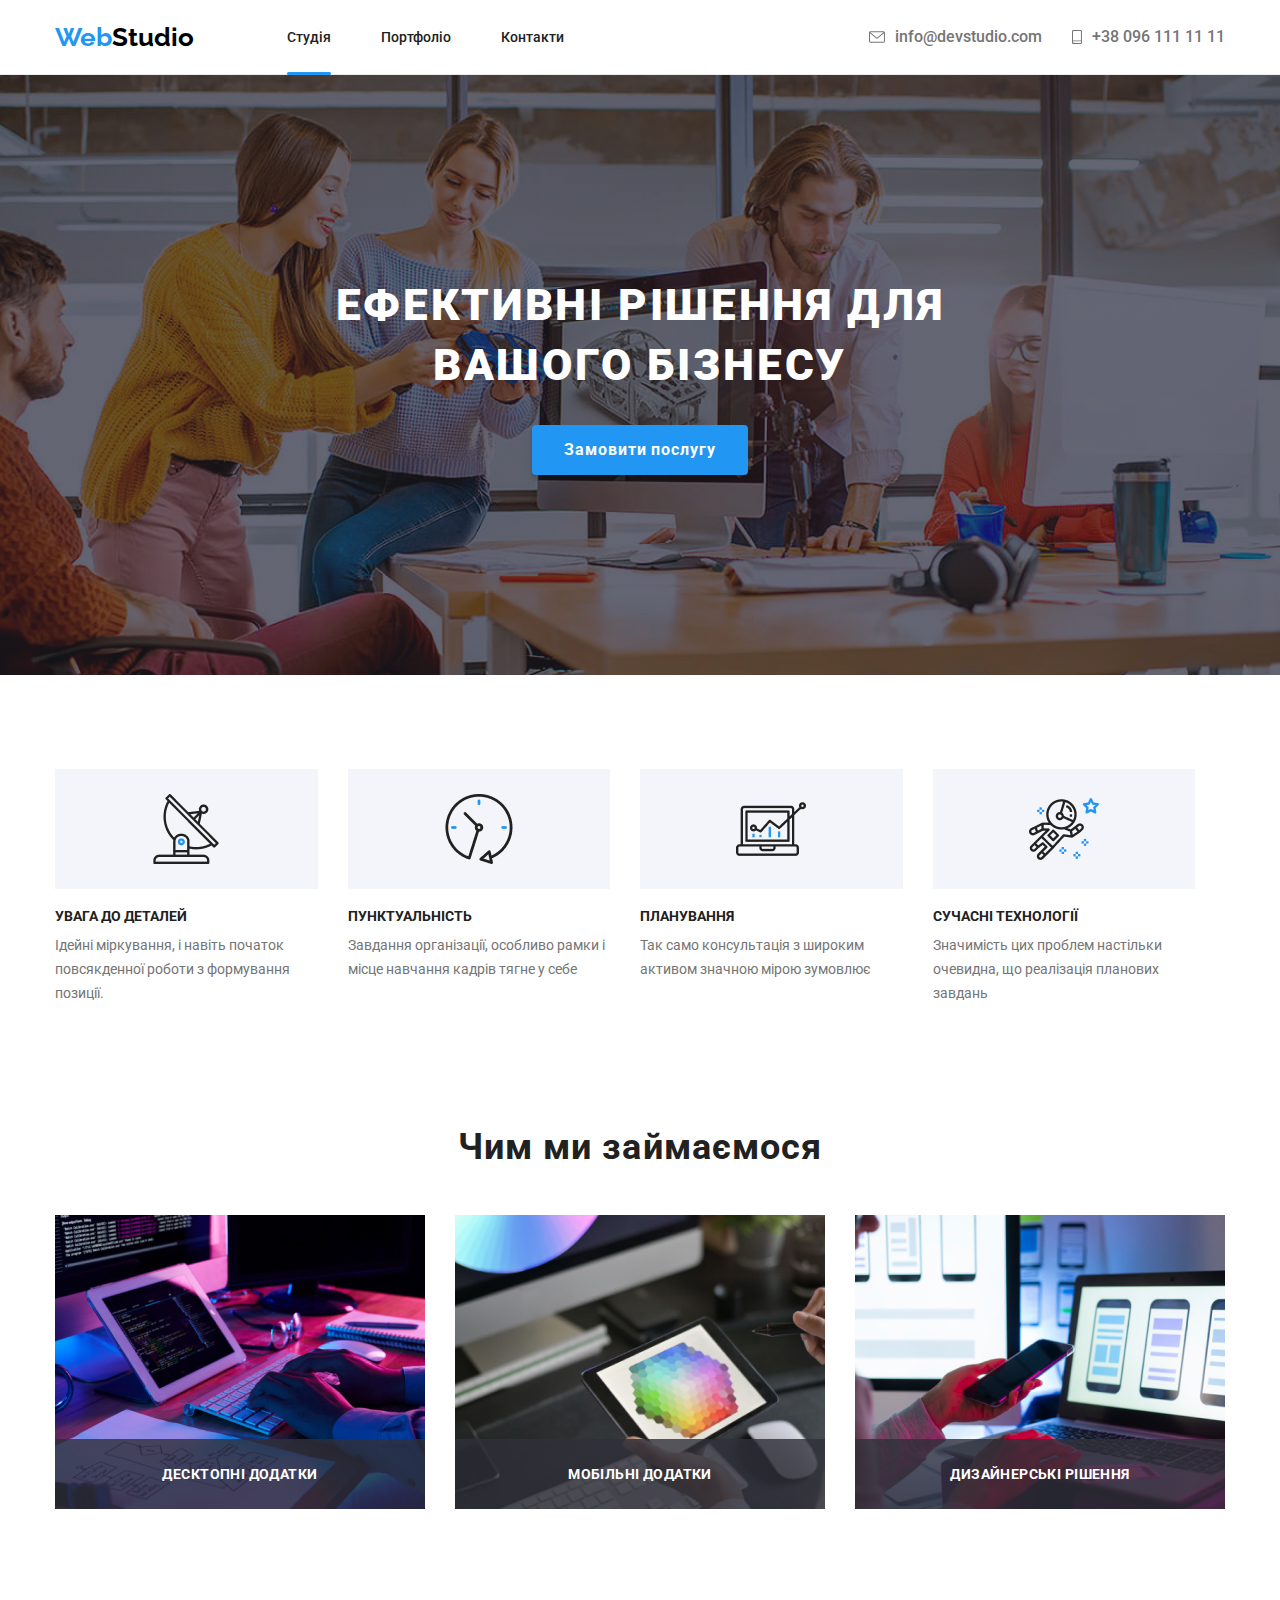
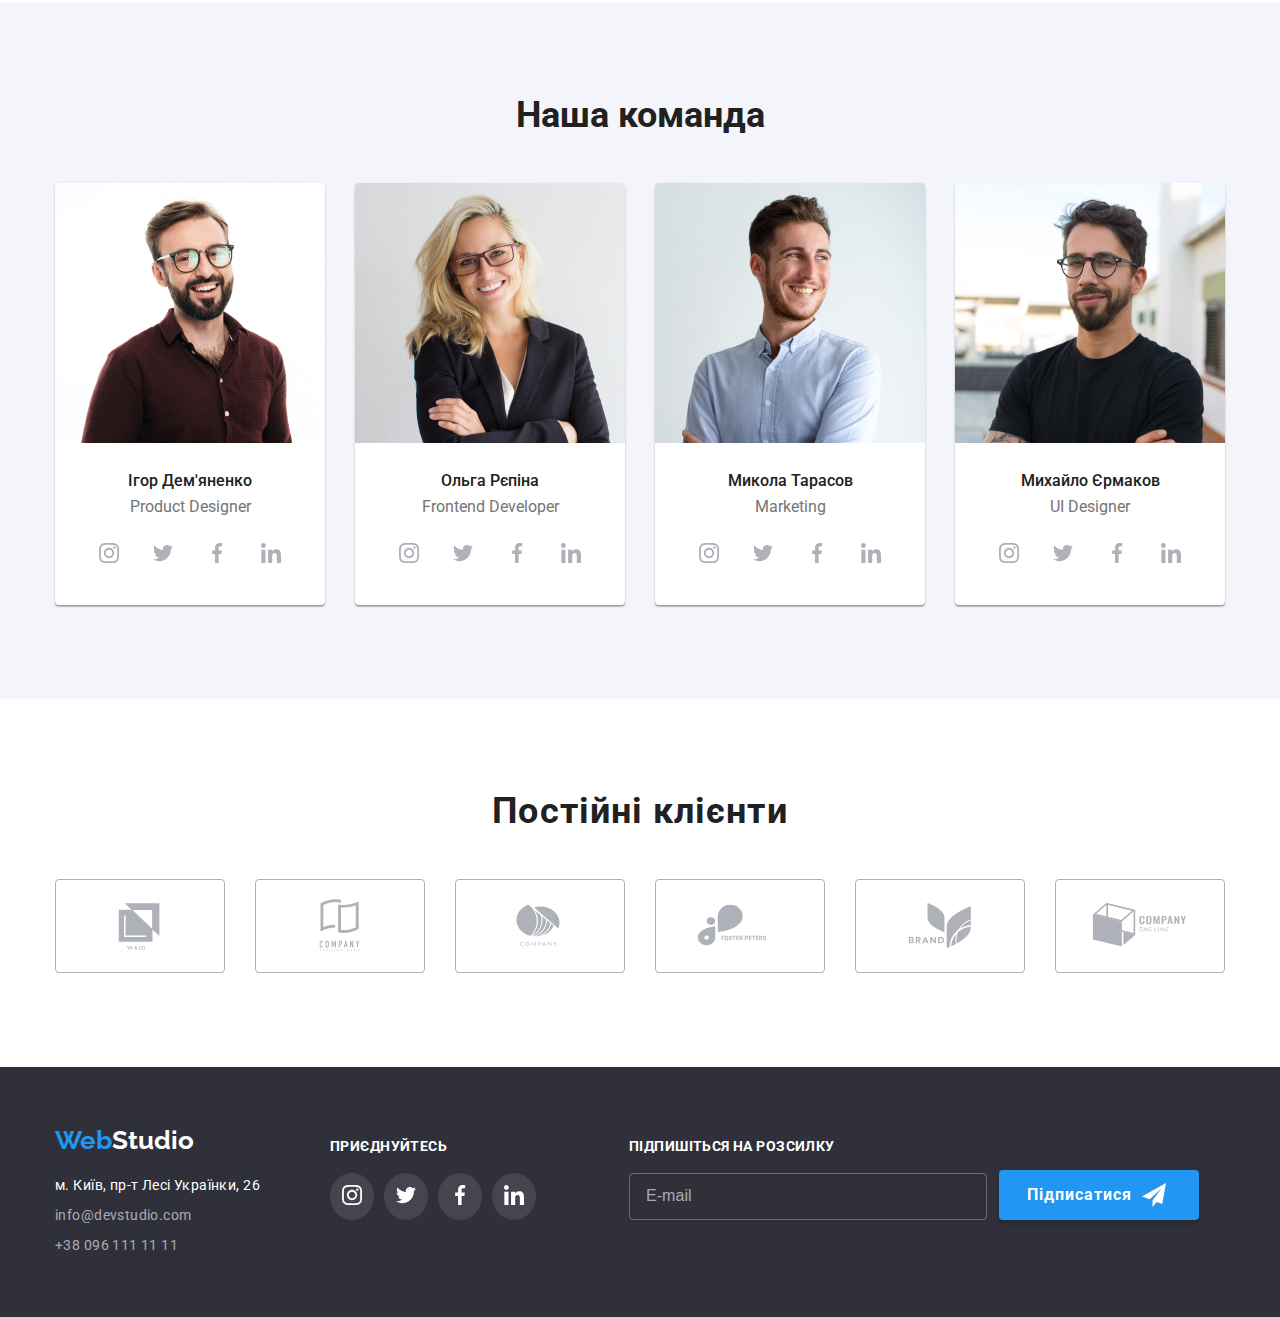
<file: index.html>
<!DOCTYPE html>
<html lang="en">
	<head>
		<meta charset="UTF-8" />
		<meta name="viewport" content="width=device-width, initial-scale=1.0" />
		<link rel="preconnect" href="https://fonts.googleapis.com" />
		<link rel="preconnect" href="https://fonts.gstatic.com" crossorigin />
		<link
			href="https://fonts.googleapis.com/css2?family=Raleway:ital,wght@0,100..900;1,100..900&family=Roboto:ital,wght@0,100..900;1,100..900&display=swap"
			rel="stylesheet"
		/>
		<link rel="stylesheet" href="./css/main.css" />
		<title>Web Studio</title>
	</head>
	<body>
		<header class="header">
			<div class="header__container container">
				<a href="#" class="header__logo logo">
					<span class="logo-accent">Web</span> Studio
				</a>
				<nav class="header__nav">
					<ul class="header__list">
						<li class="header__item active">
							<a href="#" class="header__link">Студія</a>
						</li>
						<li class="header__item">
							<a href="portfolio.html" class="header__link">Портфоліо</a>
						</li>
						<li class="header__item">
							<a href="#" class="header__link">Контакти</a>
						</li>
					</ul>
					<ul class="header__contacts">
						<li class="header__contacts-item">
							<a href="mailto:@devstudio.com" class="header__contacts-link">
								<svg class="header__mail-icon">
									<use href="./images/symbol-defs.svg#icon-envelope"></use>
								</svg>
								info@devstudio.com
							</a>
						</li>
						<li class="header__contacts-item">
							<a href="tel:+380961111111" class="header__contacts-link">
								<svg class="header__phone-icon">
									<use href="./images/symbol-defs.svg#icon-mobile-phone"></use>
								</svg>
								+38 096 111 11 11
							</a>
						</li>
					</ul>
				</nav>
				<button
					type="button"
					class="header__menu"
					data-mobile-toggle
					aria-label="Toggle menu"
				>
					<svg class="header__menu-icon" width="40px" height="40px">
						<use href="./images/symbol-defs.svg#icon-menu"></use>
					</svg>
				</button>
				<div class="mobile-menu modal is-hidden" data-mobile-menu>
					<button
						type="button"
						class="mobile-menu__close"
						data-mobile-close
						aria-label="Close menu"
					>
						<svg class="mobile-menu__close-icon">
							<use href="./images/symbol-defs.svg#icon-cross"></use>
						</svg>
					</button>

					<ul class="mobile-menu__list">
						<li class="mobile-menu__item">
							<a href="index.html" class="mobile-menu__link">Студія</a>
						</li>
						<li class="mobile-menu__item">
							<a href="portfolio.html" class="mobile-menu__link">Портфоліо</a>
						</li>
						<li class="mobile-menu__item">
							<a href="#" class="mobile-menu__link">Контакти</a>
						</li>
					</ul>

					<ul class="mobile-menu__contact-list">
						<li class="mobile-menu__contact-item">
							<a href="tel:+380961111111" class="mobile-menu__contact-number"
								>+38 096 111 11 11</a
							>
						</li>
						<li class="mobile-menu__contact-item">
							<a
								href="mailto:info@devstudio.com"
								class="mobile-menu__contact-email"
								>info@devstudio.com</a
							>
						</li>
					</ul>

					<ul class="mobile-menu__social-list">
						<li class="mobile-menu__social-item">
							<p class="mobile-menu__social-name">Instagram</p>
						</li>
						<li class="mobile-menu__social-item">
							<p class="mobile-menu__social-name">Twitter</p>
						</li>
						<li class="mobile-menu__social-item">
							<p class="mobile-menu__social-name">Facebook</p>
						</li>
						<li class="mobile-menu__social-item">
							<p class="mobile-menu__social-name">LinkedIn</p>
						</li>
					</ul>
				</div>
			</div>
		</header>
		<main>
			<section class="hero">
				<h1 class="hero__title">ЕФЕКТИВНІ РІШЕННЯ ДЛЯ<br />ВАШОГО БІЗНЕСУ</h1>
				<button type="button" class="hero__btn" data-modal-open>
					Замовити послугу
				</button>
				<div class="modal-overlay modal-overlay--hidden" data-modal>
					<div class="modal-window modal-window--visible">
						<button
							type="button"
							class="modal-window__close-btn"
							data-modal-close
						>
							<svg class="modal-window__close-icon">
								<use href="./images/symbol-defs.svg#icon-cross"></use>
							</svg>
						</button>

						<h2 class="modal-window__title">
							Залиште свої дані, ми вам передзвонимо
						</h2>

						<form class="modal-form">
							<p class="modal-form__label-text">Ім'я</p>
							<label class="modal-form__field">
								<svg class="modal-form__icon">
									<use href="./images/symbol-defs.svg#icon-username"></use>
								</svg>
								<input class="modal-form__input" type="text" name="Name" />
							</label>

							<p class="modal-form__label-text">Телефон</p>
							<label class="modal-form__field">
								<svg class="modal-form__icon">
									<use href="../images/symbol-defs.svg#icon-phone ../"></use>
								</svg>
								<input class="modal-form__input" type="tel" name="tel" />
							</label>

							<p class="modal-form__label-text">Пошта</p>
							<label class="modal-form__field">
								<svg class="modal-form__icon">
									<use href="./images/symbol-defs.svg#icon-mail"></use>
								</svg>
								<input class="modal-form__input" type="email" name="email" />
							</label>

							<p class="modal-form__label-text">Коментар</p>
							<label class="modal-form__comment-field">
								<textarea
									class="modal-form__textarea"
									name="comment"
								></textarea>
							</label>

							<label class="modal-form__checkbox">
								<input type="checkbox" />
								Погоджуюся з розсилкою та приймаю
								<span class="modal-form__contract-link">Умови договору</span>
							</label>

							<button class="modal-form__submit" type="submit">
								Відправити
							</button>
						</form>
					</div>
				</div>
			</section>
			<section class="details">
				<div class="details__container container">
					<ul class="details__list">
						<li class="details__item">
							<article class="details-card">
								<h3 class="details-card__title details-card__title--attention">
									Увага до деталей
								</h3>
								<p class="details-card__description">
									Ідейні міркування, і навіть початок повсякденної роботи з
									формування позиції.
								</p>
							</article>
						</li>

						<li class="details__item">
							<article class="details-card">
								<h3
									class="details-card__title details-card__title--punctuality"
								>
									Пунктуальність
								</h3>
								<p class="details-card__description">
									Завдання організації, особливо рамки і місце навчання кадрів
									тягне у себе
								</p>
							</article>
						</li>

						<li class="details__item">
							<article class="details-card">
								<h3 class="details-card__title details-card__title--planning">
									Планування
								</h3>
								<p class="details-card__description">
									Так само консультація з широким активом значною мірою зумовлює
								</p>
							</article>
						</li>

						<li class="details__item">
							<article class="details-card">
								<h3 class="details-card__title details-card__title--tech">
									Сучасні технології
								</h3>
								<p class="details-card__description">
									Значимість цих проблем настільки очевидна, що реалізація
									планових завдань
								</p>
							</article>
						</li>
					</ul>
				</div>
			</section>
			<section class="doing">
				<div class="container doing__container">
					<h2 class="doing__title" data-aos="fade-up">Чим ми займаємося</h2>
					<ul class="doing__list">
						<li class="doing__item" data-aos="zoom-out-right">
							<div class="doing__overlay">
								<p class="doing__description">Десктопні додатки</p>
							</div>
							<img
								src="./images/desktop/job1.jpg"
								alt="Person Doing Job 1"
								class="doing__image"
							/>
						</li>
						<li class="doing__item" data-aos="zoom-in-up">
							<div class="doing__overlay">
								<p class="doing__description">Мобільні додатки</p>
							</div>
							<img
								src="./images/desktop/job2.jpg"
								alt="Person Doing Job 2 "
								class="doing__image"
							/>
						</li>
						<li class="doing__item" data-aos="zoom-out-left">
							<div class="doing__overlay">
								<p class="doing__description">Дизайнерські рішення</p>
							</div>
							<img
								src="./images/desktop/job3.jpg"
								alt="Person Doing Job 3"
								class="doing__image"
							/>
						</li>
					</ul>
				</div>
			</section>
			<section class="team">
				<div class="team__container container">
					<h2 class="team__title">Наша команда</h2>

					<ul class="team__list">
						<li class="team__item">
							<picture class="team__picture">
								<source
									media="(min-width: 1200px)"
									srcset="
										./images/desktop/teamimg1-desktop.jpg       1x,
										./images/desktop-2x/teamimg1-desktop-2x.jpg 2x
									"
								/>
								<source
									media="(min-width: 768px)"
									srcset="
										./images/tablet/teamimg1-tablet.jpg       1x,
										./images/tablet-2x/teamimg1-tablet-2x.jpg 2x
									"
								/>
								<img
									src="./images/mobile/teamimg1-mobile.jpg"
									alt="Наша команда"
									class="team__image"
								/>
							</picture>

							<h4 class="team__name">Ігор Дем'яненко</h4>
							<p class="team__role">Product Designer</p>

							<ul class="team__social-list">
								<li class="team__social-item">
									<svg class="team__social-icon">
										<use href="./images/symbol-defs.svg#icon-instagram"></use>
									</svg>
								</li>
								<li class="team__social-item">
									<svg class="team__social-icon">
										<use href="./images/symbol-defs.svg#icon-twitter"></use>
									</svg>
								</li>
								<li class="team__social-item">
									<svg class="team__social-icon">
										<use href="./images/symbol-defs.svg#icon-facebook"></use>
									</svg>
								</li>
								<li class="team__social-item">
									<svg class="team__social-icon">
										<use href="./images/symbol-defs.svg#icon-linkedin"></use>
									</svg>
								</li>
							</ul>
						</li>

						<li class="team__item">
							<picture class="team__picture">
								<source
									media="(min-width: 1200px)"
									srcset="
										./images/desktop/teamimg2-desktop.jpg       1x,
										./images/desktop-2x/teamimg2-desktop-2x.jpg 2x
									"
								/>
								<source
									media="(min-width: 768px)"
									srcset="
										./images/tablet/teamimg2-tablet.jpg       1x,
										./images/tablet-2x/teamimg2-tablet-2x.jpg 2x
									"
								/>
								<img
									src="./images/mobile/teamimg2-mobile.jpg"
									alt="Наша команда"
									class="team__image"
								/>
							</picture>

							<h4 class="team__name">Ольга Рєпіна</h4>
							<p class="team__role">Frontend Developer</p>

							<ul class="team__social-list">
								<li class="team__social-item">
									<svg class="team__social-icon">
										<use href="./images/symbol-defs.svg#icon-instagram"></use>
									</svg>
								</li>
								<li class="team__social-item">
									<svg class="team__social-icon">
										<use href="./images/symbol-defs.svg#icon-twitter"></use>
									</svg>
								</li>
								<li class="team__social-item">
									<svg class="team__social-icon">
										<use href="./images/symbol-defs.svg#icon-facebook"></use>
									</svg>
								</li>
								<li class="team__social-item">
									<svg class="team__social-icon">
										<use href="./images/symbol-defs.svg#icon-linkedin"></use>
									</svg>
								</li>
							</ul>
						</li>

						<li class="team__item">
							<picture class="team__picture">
								<source
									media="(min-width: 1200px)"
									srcset="
										./images/desktop/teamimg3-desktop.jpg       1x,
										./images/desktop-2x/teamimg3-desktop-2x.jpg 2x
									"
								/>
								<source
									media="(min-width: 768px)"
									srcset="
										./images/tablet/teamimg3-tablet.jpg       1x,
										./images/tablet-2x/teamimg3-tablet-2x.jpg 2x
									"
								/>
								<img
									src="./images/mobile/teamimg3-mobile.jpg"
									alt="Наша команда"
									class="team__image"
								/>
							</picture>

							<h4 class="team__name">Микола Тарасов</h4>
							<p class="team__role">Marketing</p>

							<ul class="team__social-list">
								<li class="team__social-item">
									<svg class="team__social-icon">
										<use href="./images/symbol-defs.svg#icon-instagram"></use>
									</svg>
								</li>
								<li class="team__social-item">
									<svg class="team__social-icon">
										<use href="./images/symbol-defs.svg#icon-twitter"></use>
									</svg>
								</li>
								<li class="team__social-item">
									<svg class="team__social-icon">
										<use href="./images/symbol-defs.svg#icon-facebook"></use>
									</svg>
								</li>
								<li class="team__social-item">
									<svg class="team__social-icon">
										<use href="./images/symbol-defs.svg#icon-linkedin"></use>
									</svg>
								</li>
							</ul>
						</li>

						<li class="team__item">
							<picture class="team__picture">
								<source
									media="(min-width: 1200px)"
									srcset="
										./images/desktop/teamimg4-desktop.jpg       1x,
										./images/desktop-2x/teamimg4-desktop-2x.jpg 2x
									"
								/>
								<source
									media="(min-width: 768px)"
									srcset="
										./images/tablet/teamimg4-tablet.jpg       1x,
										./images/tablet-2x/teamimg4-tablet-2x.jpg 2x
									"
								/>
								<img
									src="./images/mobile/teamimg4-mobile.jpg"
									alt="Наша команда"
									class="team__image"
								/>
							</picture>

							<h4 class="team__name">Михайло Єрмаков</h4>
							<p class="team__role">UI Designer</p>

							<ul class="team__social-list">
								<li class="team__social-item">
									<svg class="team__social-icon">
										<use href="./images/symbol-defs.svg#icon-instagram"></use>
									</svg>
								</li>
								<li class="team__social-item">
									<svg class="team__social-icon">
										<use href="./images/symbol-defs.svg#icon-twitter"></use>
									</svg>
								</li>
								<li class="team__social-item">
									<svg class="team__social-icon">
										<use href="./images/symbol-defs.svg#icon-facebook"></use>
									</svg>
								</li>
								<li class="team__social-item">
									<svg class="team__social-icon">
										<use href="./images/symbol-defs.svg#icon-linkedin"></use>
									</svg>
								</li>
							</ul>
						</li>
					</ul>
				</div>
			</section>
			<section class="our-clients">
				<div class="container">
					<h2 class="our-clients__title">Постійні клієнти</h2>
					<ul class="our-clients__list">
						<li class="our-clients__item">
							<a href="" class="our-clients__link"
								><svg class="our-clients__icon">
									<use
										href="./images/symbol-defs.svg#icon-first-client"
									></use></svg
							></a>
						</li>
						<li class="our-lients__item">
							<a href="" class="our-clients__link"
								><svg class="our-clients__icon">
									<use
										href="./images/symbol-defs.svg#icon-second-client"
									></use></svg
							></a>
						</li>
						<li class="our-clients__item">
							<a href="" class="our-clients__link"
								><svg class="our-clients__icon">
									<use
										href="./images/symbol-defs.svg#icon-third-client"
									></use></svg
							></a>
						</li>
						<li class="our-clients__item">
							<a href="" class="our-clients__link"
								><svg class="our-clients__icon">
									<use
										href="./images/symbol-defs.svg#icon-fourth-client"
									></use></svg
							></a>
						</li>
						<li class="our-clients__item">
							<a href="" class="our-clients__link"
								><svg class="our-clients__icon">
									<use
										href="./images/symbol-defs.svg#icon-fifth-client"
									></use></svg
							></a>
						</li>
						<li class="our-clients__item">
							<a href="" class="our-clients__link"
								><svg class="our-clients__icon">
									<use
										href="./images/symbol-defs.svg#icon-sixth-client"
									></use></svg
							></a>
						</li>
					</ul>
				</div>
			</section>
		</main>
		<footer class="footer">
			<div class="container footer__container">
				<div class="footer-left">
					<div class="footer__address-wrapper">
						<a href="index.html" class="footer__logo"
							><span class="footer__logo-span">Web</span>Studio</a
						>
						<address class="footer__address">
							<ul class="footer__address-list">
								<li class="footer__address-item">
									<a
										href="https://goo.gl/maps/LNZbK8tX5sq8bWxk8"
										class="footer__address-link footer__address--add"
										>м. Київ, пр-т Лесі Українки, 26</a
									>
								</li>
								<li class="footer__address-item">
									<a href="mailto:@devstudio.com" class="footer__address-link"
										>info@devstudio.com</a
									>
								</li>
								<li class="footer__address-item">
									<a href="tel:+380961111111" class="footer__address-link"
										>+38 096 111 11 11</a
									>
								</li>
							</ul>
						</address>
					</div>
					<div class="footer__wrapper">
						<h3 class="footer__list-title">ПРИЄДНУЙТЕСЬ</h3>
						<ul class="footer__list">
							<li class="footer__list-item">
								<a href="" class="footer__list-link animation"
									><svg class="footer__list-icon">
										<use
											href="./images/symbol-defs.svg#icon-instagram"
										></use></svg
								></a>
							</li>
							<li class="footer__list-item">
								<a href="" class="footer__list-link animation"
									><svg class="footer__list-icon">
										<use
											href="./images/symbol-defs.svg#icon-twitter"
										></use></svg
								></a>
							</li>
							<li class="footer__list-item">
								<a href="" class="footer__list-link animation"
									><svg class="footer__list-icon">
										<use
											href="./images/symbol-defs.svg#icon-facebook"
										></use></svg
								></a>
							</li>
							<li class="footer__list-item">
								<a href="" class="footer__list-link animation"
									><svg class="footer__list-icon">
										<use
											href="./images/symbol-defs.svg#icon-linkedin"
										></use></svg
								></a>
							</li>
						</ul>
					</div>
				</div>
				<div class="footer__form-wrapper">
					<form class="footer__form">
						<label class="footer__form-label">
							<h3 class="footer__form-title">Підпишіться на розсилку</h3>
							<input
								type="email"
								class="footer__form-input"
								placeholder="E-mail"
							/>
						</label>
						<button type="submit" class="footer__form-button">
							Підписатися
							<svg class="footer__form-icon">
								<use href="./images/symbol-defs.svg#icon-footer-button"></use>
							</svg>
						</button>
					</form>
				</div>
			</div>
		</footer>

		<script src="./modal.js"></script>
		<script src="./menu.js"></script>
	</body>
</html>
</file>
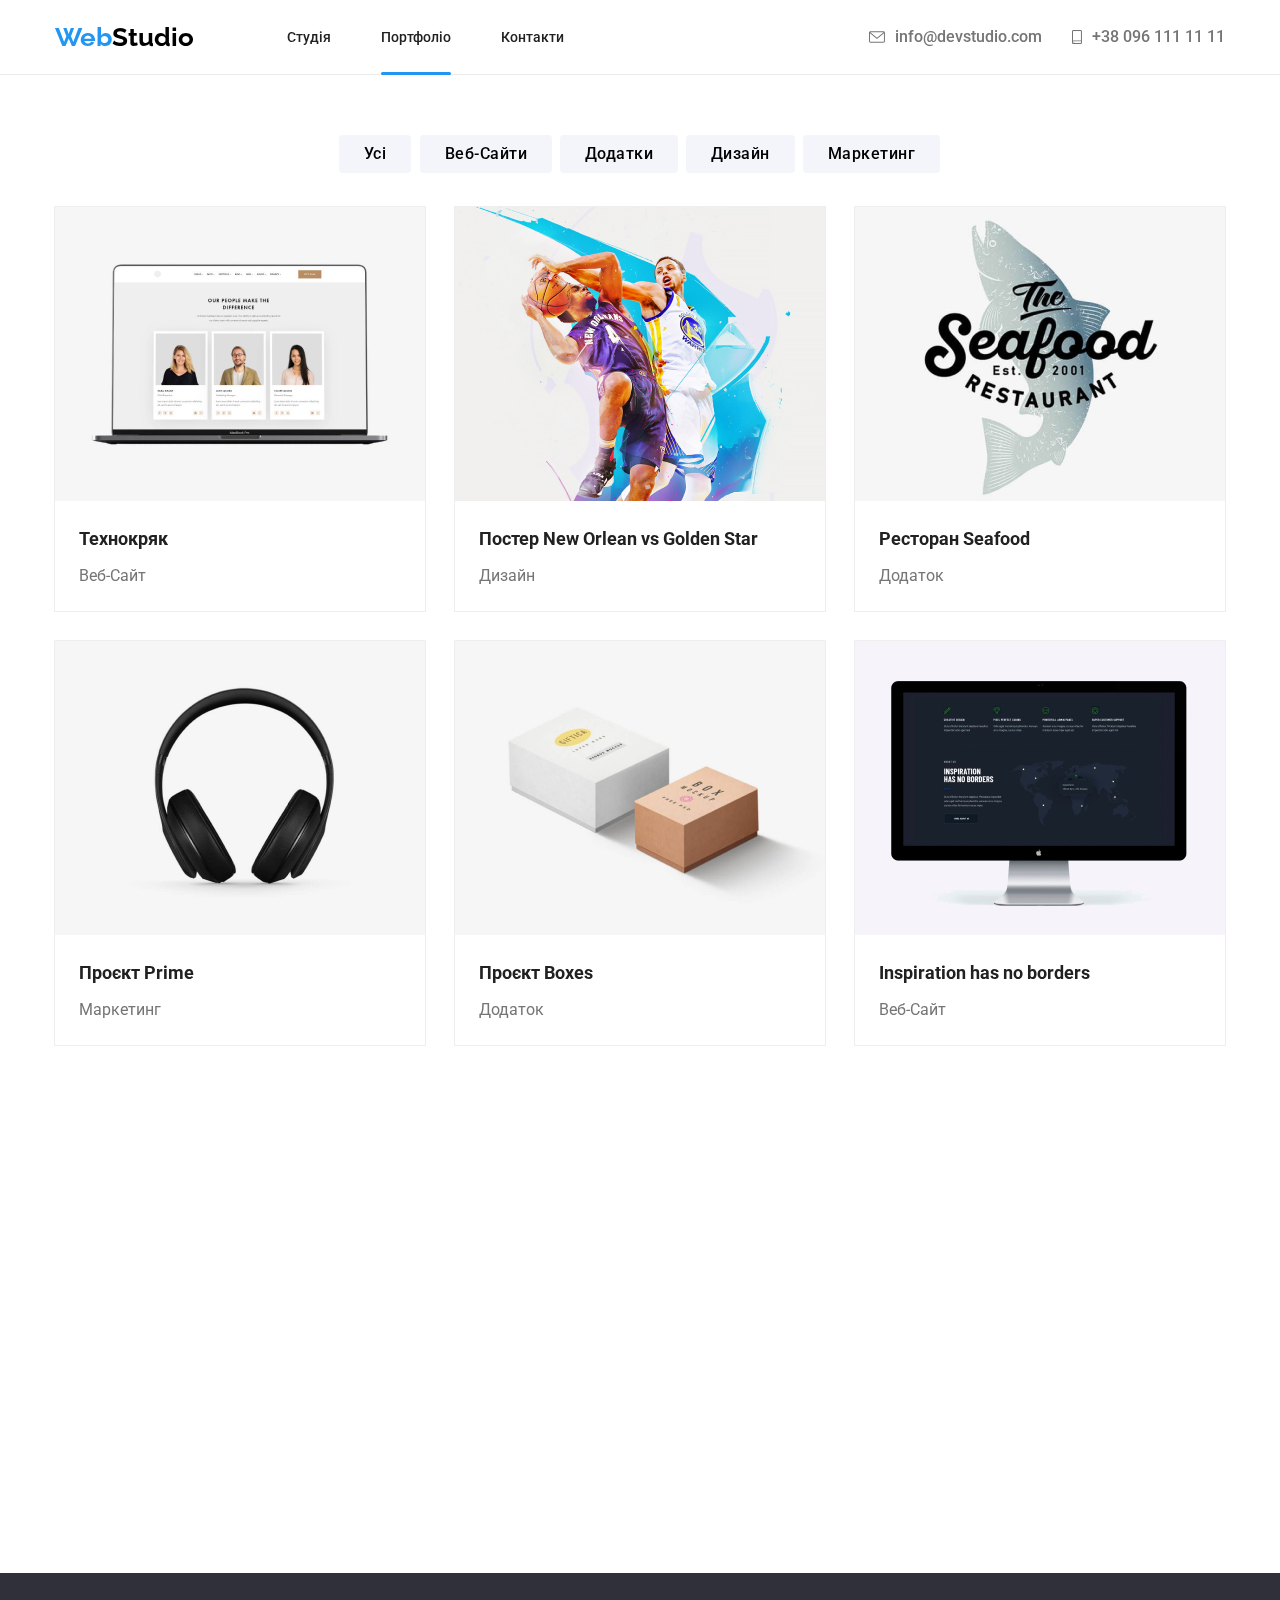
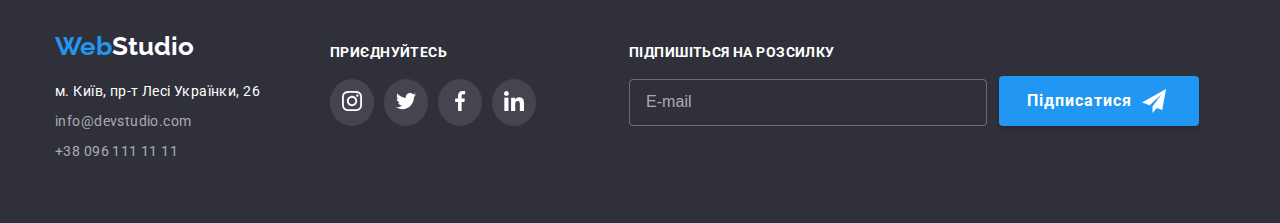
<file: portfolio.html>
<!DOCTYPE html>
<html lang="en">
	<head>
		<meta charset="UTF-8" />
		<meta name="viewport" content="width=device-width, initial-scale=1.0" />
		<link rel="preconnect" href="https://fonts.googleapis.com" />
		<link rel="preconnect" href="https://fonts.gstatic.com" crossorigin />
		<link
			href="https://fonts.googleapis.com/css2?family=Raleway:ital,wght@0,100..900;1,100..900&family=Roboto:ital,wght@0,100..900;1,100..900&display=swap"
			rel="stylesheet"
		/>
		<link rel="stylesheet" href="./css/main.css" />
		<title>Portfolio</title>
		<link href="https://unpkg.com/aos@2.3.1/dist/aos.css" rel="stylesheet" />
	</head>
  <body>
		<header class="header">
			<div class="header__container container">
				<a href="#" class="header__logo logo anim" data-aos="fade-down">
					<span class="logo-accent">Web</span> Studio
				</a>
				<nav class="header__nav">
					<ul class="header__list">
						<li class="header__item ">
							<a href="index.html" class="header__link anim" data-aos="fade-down"
								>Студія</a
							>
						</li>
						<li class="header__item active">
							<a
								href="portfolio.html"
								class="header__link anim"
								data-aos="fade-down"
								>Портфоліо</a
							>
						</li>
						<li class="header__item">
							<a href="#" class="header__link anim" data-aos="fade-down""
								>Контакти</a
							>
						</li>
					</ul>
					<ul class="header__contacts">
						<li class="header__contacts-item">
							<a
								href="mailto:@devstudio.com"
								class="header__contacts-link anim"
								data-aos="fade-down"
							>
								<svg class="header__mail-icon anim" data-aos="fade-down">
									<use href="./images/symbol-defs.svg#icon-envelope"></use>
								</svg>
								info@devstudio.com
							</a>
						</li>
						<li class="header__contacts-item">
							<a
								href="tel:+380961111111"
								class="header__contacts-link anim"
								data-aos="fade-down"
							>
								<svg class="header__phone-icon anim" data-aos="fade-down">
									<use href="./images/symbol-defs.svg#icon-mobile-phone"></use>
								</svg>
								+38 096 111 11 11
							</a>
						</li>
					</ul>
				</nav>
				<button
					type="button"
					class="header__menu anim"
					data-mobile-toggle
					aria-label="Toggle menu"
				>
					<svg class="header__menu-icon anim" width="40px" height="40px">
						<use href="./images/symbol-defs.svg#icon-menu"></use>
					</svg>
				</button>
				<div class="mobile-menu modal is-hidden" data-mobile-menu>
					<button
						type="button"
						class="mobile-menu__close anim"
						data-mobile-close
						aria-label="Close menu"
					>
						<svg class="mobile-menu__close-icon anim">
							<use href="./images/symbol-defs.svg#icon-cross"></use>
						</svg>
					</button>

					<ul class="mobile-menu__list">
						<li class="mobile-menu__item">
							<a href="index.html" class="mobile-menu__link anim">Студія</a>
						</li>
						<li class="mobile-menu__item">
							<a href="portfolio.html" class="mobile-menu__link anim"
								>Портфоліо</a
							>
						</li>
						<li class="mobile-menu__item">
							<a href="#" class="mobile-menu__link anim">Контакти</a>
						</li>
					</ul>

					<ul class="mobile-menu__contact-list">
						<li class="mobile-menu__contact-item">
							<a
								href="tel:+380961111111"
								class="mobile-menu__contact-number anim"
							>
								+38 096 111 11 11
							</a>
						</li>
						<li class="mobile-menu__contact-item">
							<a
								href="mailto:info@devstudio.com"
								class="mobile-menu__contact-email anim"
							>
								info@devstudio.com
							</a>
						</li>
					</ul>

					<ul class="mobile-menu__social-list">
						<li class="mobile-menu__social-item">
							<p class="mobile-menu__social-name anim">Instagram</p>
						</li>
						<li class="mobile-menu__social-item">
							<p class="mobile-menu__social-name anim">Twitter</p>
						</li>
						<li class="mobile-menu__social-item">
							<p class="mobile-menu__social-name anim">Facebook</p>
						</li>
						<li class="mobile-menu__social-item">
							<p class="mobile-menu__social-name anim">LinkedIn</p>
						</li>
					</ul>
				</div>
			</div>
		</header>
    <main>
      <section class="portfolio container">
        <div class="portfolio__buttons">
          <ul class="portfolio__button-list">
            <li class="portfolio__button-item" data-aos="flip-up">
              <button type="button" class="portfolio__button anim first-button">
                Усі
              </button>
            </li>
            <li class="portfolio__button-item" data-aos="flip-up">
              <button type="button" class="portfolio__button anim">
                Веб-Сайти
              </button>
            </li>
            <li class="portfolio__button-item" data-aos="flip-up">
              <button type="button" class="portfolio__button anim">
                Додатки
              </button>
            </li>
            <li class="portfolio__button-item" data-aos="flip-up">
              <button type="button" class="portfolio__button anim">
                Дизайн
              </button>
            </li>
            <li class="portfolio__button-item" data-aos="flip-up">
              <button type="button" class="portfolio__button anim">
                Маркетинг
              </button>
            </li>
          </ul>
        </div>

        <ul class="portfolio__list">
          <li class="portfolio__item" data-aos="fade-up" data-aos-duration="2000">
            <div class="portfolio__image-container">
              <picture class="portfolio__image-wrapper">
                <source
                  media="(min-width:1200px)"
                  srcset="
                    images/desktop/portfoliocard1-desktop.jpg       1x,
                    images/desktop-2x/portfoliocard1-desktop-2x.jpg 2x
                  "
                />
                <source
                  media="(max-width:1199px)"
                  srcset="
                    images/tablet/portfoliocard1-tablet.jpg       1x,
                    images/tablet-2x/portfoliocard1-tablet-2x.jpg 2x
                  "
                />
                <img
                  src="images/mobile/portfoliocard1-mobile.jpg"
                  alt="ноутбук"
                  class="portfolio__image"
                />
              </picture>
              <div class="portfolio__overlay--wrapper">
                <div class="portfolio__overlay">
                  <p class="portfolio__overlay-text">
                    Ресурс пропонує комплексні пропозиції з різним рівнем
                    функціоналу та сервісів. Все це дозволить відвідувачу отримати
                    вичерпні відомості про компанію чи приватну особу.
                  </p>
                </div>
              </div>
            </div>
            <a href="#" class="portfolio__link">Технокряк</a>
            <p class="portfolio__category">Веб-Сайт</p>
          </li>

          <li class="portfolio__item" data-aos="fade-up"  data-aos-duration="2000">
            <div class="portfolio__image-container">
              <picture class="portfolio__image-wrapper">
                <source
                  media="(min-width:1200px)"
                  srcset="
                    images/desktop/portfoliocard2-desktop.jpg       1x,
                    images/desktop-2x/portfoliocard2-desktop-2x.jpg 2x
                  "
                />
                <source
                  media="(max-width:1199px)"
                  srcset="
                    images/tablet/portfoliocard2-tablet.jpg       1x,
                    images/tablet-2x/portfoliocard2-tablet-2x.jpg 2x
                  "
                />
                <img
                  src="images/mobile/portfoliocard2-mobile.jpg"
                  alt="Баскетболісти"
                  class="portfolio__image"
                />
              </picture>
              <div class="portfolio__overlay--wrapper">
                <div class="portfolio__overlay">
                  <p class="portfolio__overlay-text">
                    Ресурс пропонує комплексні пропозиції з різним рівнем
                    функціоналу та сервісів. Все це дозволить відвідувачу отримати
                    вичерпні відомості про компанію чи приватну особу.
                  </p>
                </div>
              </div>
            </div>
            <a href="#" class="portfolio__link"
              >Постер New Orlean vs Golden Star</a
            >
            <p class="portfolio__category">Дизайн</p>
          </li>

          <li class="portfolio__item" data-aos="fade-up"  data-aos-duration="2000">
            <div class="portfolio__image-container">
              <picture class="portfolio__image-wrapper">
                <source
                  media="(min-width:1200px)"
                  srcset="
                    images/desktop/portfoliocard3-desktop.jpg       1x,
                    images/desktop-2x/portfoliocard3-desktop-2x.jpg 2x
                  "
                />
                <source
                  media="(max-width:1199px)"
                  srcset="
                    images/tablet/portfoliocard3-tablet.jpg       1x,
                    images/tablet-2x/portfoliocard3-tablet-2x.jpg 2x
                  "
                />
                <img
                  src="images/mobile/portfoliocard3-mobile.jpg"
                  alt="Логотип ресторану"
                  class="portfolio__image"
                />
              </picture>
              <div class="portfolio__overlay--wrapper">
                <div class="portfolio__overlay">
                  <p class="portfolio__overlay-text">
                    Ресурс пропонує комплексні пропозиції з різним рівнем
                    функціоналу та сервісів. Все це дозволить відвідувачу отримати
                    вичерпні відомості про компанію чи приватну особу.
                  </p>
                </div>
              </div>
            </div>
            <a href="#" class="portfolio__link">Ресторан Seafood</a>
            <p class="portfolio__category">Додаток</p>
          </li>

          <li class="portfolio__item" data-aos="fade-up"  data-aos-duration="2000">
            <div class="portfolio__image-container">
              <picture class="portfolio__image-wrapper">
                <source
                  media="(min-width:1200px)"
                  srcset="
                    images/desktop/portfoliocard4-desktop.jpg       1x,
                    images/desktop-2x/portfoliocard4-desktop-2x.jpg 2x
                  "
                />
                <source
                  media="(max-width:1199px)"
                  srcset="
                    images/tablet/portfoliocard4-tablet.jpg       1x,
                    images/tablet-2x/portfoliocard4-tablet-2x.jpg 2x
                  "
                />
                <img
                  src="images/mobile/portfoliocard4-mobile.jpg"
                  alt="Навушники"
                  class="portfolio__image"
                />
              </picture>
              <div class="portfolio__overlay--wrapper">
                <div class="portfolio__overlay">
                  <p class="portfolio__overlay-text">
                    Ресурс пропонує комплексні пропозиції з різним рівнем
                    функціоналу та сервісів. Все це дозволить відвідувачу отримати
                    вичерпні відомості про компанію чи приватну особу.
                  </p>
                </div>
              </div>
            </div>
            <a href="#" class="portfolio__link">Проєкт Prime</a>
            <p class="portfolio__category">Маркетинг</p>
          </li>

          <li class="portfolio__item" data-aos="fade-up"  data-aos-duration="2000">
            <div class="portfolio__image-container">
              <picture class="portfolio__image-wrapper">
                <source
                  media="(min-width:1200px)"
                  srcset="
                    images/desktop/portfoliocard5-desktop.jpg       1x,
                    images/desktop-2x/portfoliocard5-desktop-2x.jpg 2x
                  "
                />
                <source
                  media="(max-width:1199px)"
                  srcset="
                    images/tablet/portfoliocard5-tablet.jpg       1x,
                    images/tablet-2x/portfoliocard5-tablet-2x.jpg 2x
                  "
                />
                <img
                  src="images/mobile/portfoliocard5-mobile.jpg"
                  alt="Коробки"
                  class="portfolio__image"
                />
              </picture>
              <div class="portfolio__overlay--wrapper">
                <div class="portfolio__overlay">
                  <p class="portfolio__overlay-text">
                    Ресурс пропонує комплексні пропозиції з різним рівнем
                    функціоналу та сервісів. Все це дозволить відвідувачу отримати
                    вичерпні відомості про компанію чи приватну особу.
                  </p>
                </div>
              </div>
            </div>
            <a href="#" class="portfolio__link">Проєкт Boxes</a>
            <p class="portfolio__category">Додаток</p>
          </li>

          <li class="portfolio__item" data-aos="fade-up"  data-aos-duration="2000">
            <div class="portfolio__image-container">
              <picture class="portfolio__image-wrapper">
                <source
                  media="(min-width:1200px)"
                  srcset="
                    images/desktop/portfoliocard6-desktop.jpg       1x,
                    images/desktop-2x/portfoliocard6-desktop-2x.jpg 2x
                  "
                />
                <source
                  media="(max-width:1199px)"
                  srcset="
                    images/tablet/portfoliocard6-tablet.jpg       1x,
                    images/tablet-2x/portfoliocard6-tablet-2x.jpg 2x
                  "
                />
                <img
                  src="images/mobile/portfoliocard6-mobile.jpg"
                  alt="Монітор"
                  class="portfolio__image"
                />
              </picture>
              <div class="portfolio__overlay--wrapper">
                <div class="portfolio__overlay">
                  <p class="portfolio__overlay-text">
                    Ресурс пропонує комплексні пропозиції з різним рівнем
                    функціоналу та сервісів. Все це дозволить відвідувачу отримати
                    вичерпні відомості про компанію чи приватну особу.
                  </p>
                </div>
              </div>
            </div>
            <a href="#" class="portfolio__link">Inspiration has no borders</a>
            <p class="portfolio__category">Веб-Сайт</p>
          </li>

          <li class="portfolio__item" data-aos="fade-up"  data-aos-duration="2000">
            <div class="portfolio__image-container">
              <picture class="portfolio__image-wrapper">
                <source
                  media="(min-width:1200px)"
                  srcset="
                    images/desktop/portfoliocard7-desktop.jpg       1x,
                    images/desktop-2x/portfoliocard7-desktop-2x.jpg 2x
                  "
                />
                <source
                  media="(max-width:1199px)"
                  srcset="
                    images/tablet/portfoliocard7-tablet.jpg       1x,
                    images/tablet-2x/portfoliocard7-tablet-2x.jpg 2x
                  "
                />
                <img
                  src="images/mobile/portfoliocard7-mobile.jpg"
                  alt="Книга"
                  class="portfolio__image"
                />
              </picture>
              <div class="portfolio__overlay--wrapper">
                <div class="portfolio__overlay">
                  <p class="portfolio__overlay-text">
                    Ресурс пропонує комплексні пропозиції з різним рівнем
                    функціоналу та сервісів. Все це дозволить відвідувачу отримати
                    вичерпні відомості про компанію чи приватну особу.
                  </p>
                </div>
              </div>
            </div>
            <a href="#" class="portfolio__link">Видання Limit Editing</a>
            <p class="portfolio__category">Дизайн</p>
          </li>

          <li class="portfolio__item" data-aos="fade-up"  data-aos-duration="2000">
            <div class="portfolio__image-container">
              <picture class="portfolio__image-wrapper">
                <source
                  media="(min-width:1200px)"
                  srcset="
                    images/desktop/portfoliocard8-desktop.jpg       1x,
                    images/desktop-2x/portfoliocard8-desktop-2x.jpg 2x
                  "
                />
                <source
                  media="(max-width:1199px)"
                  srcset="
                    images/tablet/portfoliocard8-tablet.jpg       1x,
                    images/tablet-2x/portfoliocard8-tablet-2x.jpg 2x
                  "
                />
                <img
                  src="images/mobile/portfoliocard8-mobile.jpg"
                  alt="Бірка"
                  class="portfolio__image"
                />
              </picture>
              <div class="portfolio__overlay--wrapper">
                <div class="portfolio__overlay">
                  <p class="portfolio__overlay-text">
                    Ресурс пропонує комплексні пропозиції з різним рівнем
                    функціоналу та сервісів. Все це дозволить відвідувачу отримати
                    вичерпні відомості про компанію чи приватну особу.
                  </p>
                </div>
              </div>
            </div>
            <a href="#" class="portfolio__link">Проєкт Lab</a>
            <p class="portfolio__category">Маркетинг</p>
          </li>

          <li class="portfolio__item" data-aos="fade-up" data-aos-duration="2000">
            <div class="portfolio__image-container">
              <picture class="portfolio__image-wrapper">
                <source
                  media="(min-width:1200px)"
                  srcset="
                    images/desktop/portfoliocard9-desktop.jpg       1x,
                    images/desktop-2x/portfoliocard9-desktop-2x.jpg 2x
                  "
                />
                <source
                  media="(max-width:1199px)"
                  srcset="
                    images/tablet/portfoliocard9-tablet.jpg       1x,
                    images/tablet-2x/portfoliocard9-tablet-2x.jpg 2x
                  "
                />
                <img
                  src="images/mobile/portfoliocard9-mobile.jpg"
                  alt="ноутбук"
                  class="portfolio__image"
                />
              </picture>
              <div class="portfolio__overlay--wrapper">
                <div class="portfolio__overlay">
                  <p class="portfolio__overlay-text">
                    Ресурс пропонує комплексні пропозиції з різним рівнем
                    функціоналу та сервісів. Все це дозволить відвідувачу отримати
                    вичерпні відомості про компанію чи приватну особу.
                  </p>
                </div>
              </div>
            </div>
            <a href="#" class="portfolio__link">Growing Business</a>
            <p class="portfolio__category">Додаток</p>
          </li>
        </ul>
      </section>
    </main>
    <footer class="footer">
			<div class="container footer__container">
				<div class="footer-left">
					<div class="footer__address-wrapper">
						<a href="index.html" class="footer__logo"
							><span class="footer__logo-span">Web</span>Studio</a
						>
						<address class="footer__address">
							<ul class="footer__address-list">
								<li class="footer__address-item">
									<a
										href="https://goo.gl/maps/LNZbK8tX5sq8bWxk8"
										class="footer__address-link footer__address--add"
										>м. Київ, пр-т Лесі Українки, 26</a
									>
								</li>
								<li class="footer__address-item">
									<a href="mailto:@devstudio.com" class="footer__address-link"
										>info@devstudio.com</a
									>
								</li>
								<li class="footer__address-item">
									<a href="tel:+380961111111" class="footer__address-link"
										>+38 096 111 11 11</a
									>
								</li>
							</ul>
						</address>
					</div>
					<div class="footer__wrapper">
						<h3 class="footer__list-title">ПРИЄДНУЙТЕСЬ</h3>
						<ul class="footer__list">
							<li class="footer__list-item anim">
								<a href="" class="footer__list-link anim">
									<svg class="footer__list-icon anim">
										<use href="./images/symbol-defs.svg#icon-instagram"></use>
									</svg>
								</a>
							</li>
							<li class="footer__list-item anim">
								<a href="" class="footer__list-link anim">
									<svg class="footer__list-icon anim">
										<use href="./images/symbol-defs.svg#icon-twitter"></use>
									</svg>
								</a>
							</li>
							<li class="footer__list-item anim">
								<a href="" class="footer__list-link anim">
									<svg class="footer__list-icon anim">
										<use href="./images/symbol-defs.svg#icon-facebook"></use>
									</svg>
								</a>
							</li>
							<li class="footer__list-item anim">
								<a href="" class="footer__list-link anim">
									<svg class="footer__list-icon anim">
										<use href="./images/symbol-defs.svg#icon-linkedin"></use>
									</svg>
								</a>
							</li>
						</ul>
					</div>
				</div>
				<div class="footer__form-wrapper">
					<form class="footer__form">
						<label class="footer__form-label">
							<h3 class="footer__form-title">Підпишіться на розсилку</h3>
							<input
								type="email"
								class="footer__form-input"
								placeholder="E-mail"
							/>
						</label>
						<button type="submit" class="footer__form-button">
							Підписатися
							<svg class="footer__form-icon">
								<use href="./images/symbol-defs.svg#icon-footer-button"></use>
							</svg>
						</button>
					</form>
				</div>
			</div>
		</footer>

		<script src="./modal.js"></script>
		<script src="./menu.js"></script>
		<script src="https://unpkg.com/aos@2.3.1/dist/aos.js"></script>
		<script>
			AOS.init();
		</script>
	</body>
</html>
</file>
<file: css/main.css>
.our-clients__title, .footer__list-title, .doing__title {
  text-align: center;
  color: rgb(33, 33, 33);
  font-size: 36px;
  letter-spacing: 0.03em;
  font-weight: 700;
  padding-bottom: 50px;
}

@media screen and (max-width: 1199px) {
  .our-clients__title, .footer__list-title, .doing__title {
    font-size: 28px;
    padding-bottom: 30px;
  }
}
html,
body,
div,
span,
applet,
object,
iframe,
h1,
h2,
h3,
h4,
h5,
h6,
p,
blockquote,
pre,
a,
abbr,
acronym,
address,
big,
cite,
code,
del,
dfn,
em,
img,
ins,
kbd,
q,
s,
samp,
small,
strike,
strong,
sub,
sup,
tt,
var,
b,
u,
i,
center,
dl,
dt,
dd,
ol,
ul,
li,
fieldset,
form,
label,
legend,
table,
caption,
tbody,
tfoot,
thead,
tr,
th,
td,
article,
aside,
canvas,
details,
embed,
figure,
figcaption,
footer,
header,
hgroup,
menu,
nav,
output,
ruby,
section,
summary,
time,
mark,
audio,
video {
  margin: 0;
  padding: 0;
  border: 0;
  font-size: 100%;
  font: inherit;
  vertical-align: baseline;
}

/* HTML5 display-role reset for older browsers */
article,
aside,
details,
figcaption,
figure,
footer,
header,
hgroup,
menu,
section {
  display: block;
}

body {
  line-height: 1;
}

ol,
ul {
  list-style: none;
}

blockquote,
q {
  quotes: none;
}

blockquote:before,
blockquote:after,
q:before,
q:after {
  content: "";
  content: none;
}

table {
  border-collapse: collapse;
  border-spacing: 0;
}

button {
  cursor: pointer;
  font-family: inherit;
  display: inline-block;
}

a {
  text-decoration: none;
  display: inline-block;
}

* {
  -webkit-box-sizing: border-box;
          box-sizing: border-box;
}

img {
  display: block;
  max-width: 100%;
  height: auto;
}

body {
  font-family: "Roboto", sans-serif;
  color: rgb(33, 33, 33);
}

.container {
  margin-left: auto;
  margin-right: auto;
  padding-left: 15px;
  padding-right: 15px;
  max-width: 1200px;
}

.logo {
  display: -webkit-box;
  display: -ms-flexbox;
  display: flex;
  font-family: "Raleway", sans-serif;
  font-size: 26px;
  font-weight: 700;
  color: #000000;
}

.logo-accent {
  color: rgb(33, 150, 243);
}

.anim {
  -webkit-transition: 0.4s cubic-bezier(0.215, 0.61, 0.355, 1);
  transition: 0.4s cubic-bezier(0.215, 0.61, 0.355, 1);
}

@media screen and (max-width: 1199px) {
  .container {
    max-width: 768px;
  }
  .logo {
    font-size: 24px;
  }
}
@media screen and (max-width: 767px) {
  .container {
    max-width: 480px;
  }
}
@media screen and (max-width: 479px) {
  .container {
    max-width: 100%;
  }
}
.anim {
  -webkit-transition-property: color, background-color, fill, opacity, -webkit-box-shadow;
  transition-property: color, background-color, fill, opacity, -webkit-box-shadow;
  transition-property: color, background-color, fill, box-shadow, opacity;
  transition-property: color, background-color, fill, box-shadow, opacity, -webkit-box-shadow;
  -webkit-transition-timing-function: cubic-bezier(0.4, 0, 0.2, 1);
          transition-timing-function: cubic-bezier(0.4, 0, 0.2, 1);
  -webkit-transition-duration: 200ms;
          transition-duration: 200ms;
}

.header {
  padding: 24px 0;
  border-bottom: 1px solid;
  border-bottom-color: rgb(236, 236, 236);
}
.header__container {
  display: -webkit-box;
  display: -ms-flexbox;
  display: flex;
  -webkit-box-align: center;
      -ms-flex-align: center;
          align-items: center;
  -webkit-box-pack: justify;
      -ms-flex-pack: justify;
          justify-content: space-between;
}
.header__logo {
  padding-right: 93px;
}
.header__nav {
  display: -webkit-box;
  display: -ms-flexbox;
  display: flex;
  width: 100%;
  -webkit-box-pack: justify;
      -ms-flex-pack: justify;
          justify-content: space-between;
}
.header__list {
  display: -webkit-box;
  display: -ms-flexbox;
  display: flex;
  gap: 50px;
  -webkit-box-align: center;
      -ms-flex-align: center;
          align-items: center;
}
.header__link {
  color: rgb(33, 33, 33);
  letter-spacing: 2%;
  font-weight: 500;
  font-size: 14px;
}
.header__link:hover {
  color: rgb(33, 150, 243);
}
.header .active {
  position: relative;
}
.header .active::after {
  content: "";
  position: absolute;
  bottom: -30px;
  left: 0;
  width: 100%;
  height: 3px;
  border-radius: 4px;
  background-color: rgb(33, 150, 243);
}
@media (max-width: 1199px) {
  .header .active::after {
    bottom: -35px;
  }
}
.header__contacts {
  display: -webkit-box;
  display: -ms-flexbox;
  display: flex;
  gap: 30px;
}
.header__contacts-item {
  fill: rgb(117, 117, 117);
}
.header__contacts-item:hover {
  fill: rgb(33, 150, 243);
}
.header__contacts-item:hover .header__contacts-link {
  color: rgb(33, 150, 243);
}
.header__contacts-link {
  display: -webkit-box;
  display: -ms-flexbox;
  display: flex;
  -webkit-box-align: center;
      -ms-flex-align: center;
          align-items: center;
  gap: 10px;
  color: rgb(117, 117, 117);
  font-weight: 500;
}
.header__mail-icon {
  width: 16px;
  height: 12px;
}
.header__phone-icon {
  width: 10px;
  height: 16px;
}
.header__menu {
  background-color: transparent;
  border: none;
  display: none;
}

@media (max-width: 1199px) {
  .header__logo {
    padding-right: 87px;
  }
  .header__contacts {
    -webkit-box-orient: vertical;
    -webkit-box-direction: normal;
        -ms-flex-direction: column;
            flex-direction: column;
    gap: 10px;
  }
  .header__contacts-link {
    font-size: 12px;
  }
  .header__mail-icon {
    width: 14px;
    height: 10px;
  }
  .header__phone-icon {
    width: 10px;
    height: 14px;
  }
}
@media (max-width: 767px) {
  .header__logo {
    padding-right: 0;
  }
  .header__nav {
    display: none;
  }
  .header__menu {
    display: block;
  }
}
.mobile-menu {
  position: fixed;
  top: 0;
  left: 0;
  width: 100vw;
  height: 100vh;
  padding: 32px;
  background-color: #fff;
  z-index: 999;
  overflow-y: auto;
  -webkit-transform: translateX(100%);
          transform: translateX(100%);
  -webkit-transition: -webkit-transform 0.3s ease-in-out;
  transition: -webkit-transform 0.3s ease-in-out;
  transition: transform 0.3s ease-in-out;
  transition: transform 0.3s ease-in-out, -webkit-transform 0.3s ease-in-out;
}
.mobile-menu.is-hidden {
  -webkit-transform: translateX(100%);
          transform: translateX(100%);
}
.mobile-menu.is-open {
  -webkit-transform: translateX(0);
          transform: translateX(0);
}
.mobile-menu__close {
  position: absolute;
  top: 15px;
  right: 15px;
  background: transparent;
  border: none;
  cursor: pointer;
}
.mobile-menu__close-icon {
  width: 18px;
  height: 18px;
  fill: #000;
}
.mobile-menu__close-icon:hover {
  fill: #2196f3;
}
.mobile-menu__list {
  margin-top: 30px;
  margin-bottom: 306px;
}
.mobile-menu__item {
  margin-bottom: 32px;
}
.mobile-menu__link {
  font-size: 40px;
  font-weight: 500;
  color: #212121;
  text-decoration: none;
}
.mobile-menu__link:hover {
  color: #2196f3;
}
.mobile-menu__contact-list {
  margin-bottom: 64px;
}
.mobile-menu__contact-item {
  margin-bottom: 32px;
}
.mobile-menu__contact-number {
  font-size: 34px;
  font-weight: 500;
  color: #2196f3;
  text-decoration: none;
}
.mobile-menu__contact-email {
  font-size: 24px;
  font-weight: 500;
  color: #757575;
  text-decoration: none;
}
.mobile-menu__social-list {
  display: -webkit-box;
  display: -ms-flexbox;
  display: flex;
  -ms-flex-wrap: wrap;
      flex-wrap: wrap;
}
.mobile-menu__social-item {
  padding: 0 10px 0 0;
}
.mobile-menu__social-item:not(:last-child) {
  border-right: 1px solid #757575;
}
.mobile-menu__social-item:not(:first-child) {
  padding: 0 10px;
}
.mobile-menu__social-name {
  color: #2196f3;
  font-weight: 500;
  text-align: left;
  font-size: 18px;
}

.burger {
  position: fixed;
  top: 1rem;
  right: 1rem;
  z-index: 1000;
  font-size: 2rem;
  background: none;
  border: none;
  cursor: pointer;
}
@media screen and (min-width: 768px) {
  .burger {
    display: none;
  }
}

.hero {
  display: -webkit-box;
  display: -ms-flexbox;
  display: flex;
  -webkit-box-orient: vertical;
  -webkit-box-direction: normal;
      -ms-flex-direction: column;
          flex-direction: column;
  text-align: center;
  -webkit-box-align: center;
      -ms-flex-align: center;
          align-items: center;
  -webkit-box-pack: center;
      -ms-flex-pack: center;
          justify-content: center;
  background-repeat: no-repeat;
  background-position: top;
  background-size: cover;
  height: 600px;
  background-image: -webkit-gradient(linear, left top, right top, from(rgba(47, 48, 58, 0.4)), to(rgba(47, 48, 58, 0.4))), url("../images/desktop/background.jpg");
  background-image: linear-gradient(to right, rgba(47, 48, 58, 0.4), rgba(47, 48, 58, 0.4)), url("../images/desktop/background.jpg");
}

@media (min-width: 1200px) and (-webkit-min-device-pixel-ratio: 2), (min-width: 1200px) and (min-resolution: 192dpi), (min-width: 1200px) and (min-resolution: 2dppx) {
  .hero {
    background-image: -webkit-gradient(linear, left top, right top, from(rgba(47, 48, 58, 0.4)), to(rgba(47, 48, 58, 0.4))), url("../images/desktop-2x/background-2x.jpg");
    background-image: linear-gradient(to right, rgba(47, 48, 58, 0.4), rgba(47, 48, 58, 0.4)), url("../images/desktop-2x/background-2x.jpg");
  }
}
@media (min-width: 768px) and (max-width: 1199px) {
  .hero {
    background-image: -webkit-gradient(linear, left top, right top, from(rgba(47, 48, 58, 0.4)), to(rgba(47, 48, 58, 0.4))), url("../images/tablet/background-tablet.jpg");
    background-image: linear-gradient(to right, rgba(47, 48, 58, 0.4), rgba(47, 48, 58, 0.4)), url("../images/tablet/background-tablet.jpg");
  }
}
@media (min-width: 768px) and (max-width: 1199px) and (-webkit-min-device-pixel-ratio: 2), (min-width: 768px) and (max-width: 1199px) and (min-resolution: 192dpi), (min-width: 768px) and (max-width: 1199px) and (min-resolution: 2dppx) {
  .hero {
    background-image: -webkit-gradient(linear, left top, right top, from(rgba(47, 48, 58, 0.4)), to(rgba(47, 48, 58, 0.4))), url("../images/tablet-2x/background-tablet-2x.jpg");
    background-image: linear-gradient(to right, rgba(47, 48, 58, 0.4), rgba(47, 48, 58, 0.4)), url("../images/tablet-2x/background-tablet-2x.jpg");
  }
}
@media (max-width: 767px) {
  .hero {
    background-image: -webkit-gradient(linear, left top, right top, from(rgba(47, 48, 58, 0.4)), to(rgba(47, 48, 58, 0.4))), url("../images/mobile/background-mobile.jpg");
    background-image: linear-gradient(to right, rgba(47, 48, 58, 0.4), rgba(47, 48, 58, 0.4)), url("../images/mobile/background-mobile.jpg");
    height: 400px;
  }
}
@media (max-width: 767px) and (-webkit-min-device-pixel-ratio: 2), (max-width: 767px) and (min-resolution: 192dpi), (max-width: 767px) and (min-resolution: 2dppx) {
  .hero {
    background-image: -webkit-gradient(linear, left top, right top, from(rgba(47, 48, 58, 0.4)), to(rgba(47, 48, 58, 0.4))), url("../images/mobile-2x/background-mobile-2x.jpg");
    background-image: linear-gradient(to right, rgba(47, 48, 58, 0.4), rgba(47, 48, 58, 0.4)), url("../images/mobile-2x/background-mobile-2x.jpg");
  }
}
.hero__title {
  line-height: 60px;
  text-transform: uppercase;
  color: rgb(255, 255, 255);
  font-weight: 900;
  padding-bottom: 30px;
  font-size: 44px;
  letter-spacing: 0.06em;
}
@media (max-width: 1199px) {
  .hero__title {
    padding-top: 100px;
    font-size: 26px;
  }
}

.hero__btn {
  padding: 10px 32px;
  background-color: rgb(33, 150, 243);
  color: rgb(255, 255, 255);
  border-width: 0;
  border-radius: 4px;
  font-weight: 700;
  letter-spacing: 0.06em;
  line-height: 30px;
  font-size: 16px;
  -webkit-box-shadow: 0 4px 4px 0 rgba(0, 0, 0, 0.15);
          box-shadow: 0 4px 4px 0 rgba(0, 0, 0, 0.15);
  font-family: "Roboto", sans-serif;
}
@media (max-width: 1199px) {
  .hero__btn {
    padding: 10px 24px;
  }
}

.modal-overlay {
  z-index: 1000;
  position: fixed;
  inset: 0;
  width: 100%;
  height: 100%;
  background-color: rgba(0, 0, 0, 0.5);
  opacity: 1;
}
.modal-overlay--hidden {
  display: none;
}

.no-scroll {
  overflow: hidden;
}

.modal-window {
  position: absolute;
  top: 50%;
  left: 50%;
  padding: 40px;
  background-color: #fff;
  border-radius: 4px;
  -webkit-transform: translate(-50%, -50%);
          transform: translate(-50%, -50%);
  max-width: 528px;
  opacity: 0;
  position: relative;
}
.modal-window--visible {
  opacity: 1;
}
.modal-window__close-btn {
  width: 30px;
  height: 30px;
  position: absolute;
  right: 10px;
  top: 10px;
  border-radius: 50%;
  background-color: #fff;
  border: 1px solid rgba(0, 0, 0, 0.1);
}
.modal-window__close-btn:hover .modal-window__close-icon {
  fill: rgb(33, 150, 243);
}
.modal-window__close-icon {
  height: 11px;
  width: 11px;
}
.modal-window__title {
  font-weight: 700;
  font-size: 20px;
  color: rgb(33, 33, 33);
  margin-bottom: 20px;
}

.modal-form {
  display: -webkit-box;
  display: -ms-flexbox;
  display: flex;
  -webkit-box-orient: vertical;
  -webkit-box-direction: normal;
      -ms-flex-direction: column;
          flex-direction: column;
}
.modal-form__label-text {
  font-size: 12px;
  font-weight: 400;
  color: rgb(117, 117, 117);
  padding: 10px 0;
  text-align: left;
}
.modal-form__field {
  display: -webkit-box;
  display: -ms-flexbox;
  display: flex;
  max-width: 448px;
  height: 40px;
  border: 1px solid rgba(33, 33, 33, 0.2);
  border-radius: 4px;
  -webkit-box-align: center;
      -ms-flex-align: center;
          align-items: center;
  -webkit-transition: border 0.2s;
  transition: border 0.2s;
}
.modal-form__field:hover {
  border-color: rgb(33, 150, 243);
}
.modal-form__field:hover .modal-form__icon {
  fill: rgb(33, 150, 243);
}
.modal-form__input {
  outline: none;
  width: 100%;
  height: 100%;
  border: none;
  text-align: left;
  padding-right: 10px;
}
.modal-form__textarea {
  outline: none;
  border: 1px solid rgba(33, 33, 33, 0.2);
  height: 120px;
  width: 100%;
  padding: 10px;
  border-radius: 4px;
  margin-bottom: 20px;
  resize: none;
  text-align: left;
}
.modal-form__textarea:hover {
  border-color: rgb(33, 150, 243);
}
.modal-form__icon {
  height: 18px;
  width: 18px;
  margin: 11px 12px;
}
.modal-form__checkbox {
  display: -webkit-box;
  display: -ms-flexbox;
  display: flex;
  -webkit-box-pack: center;
      -ms-flex-pack: center;
          justify-content: center;
  -webkit-box-align: center;
      -ms-flex-align: center;
          align-items: center;
  color: rgb(117, 117, 117);
  margin-bottom: 20px;
}
.modal-form__checkbox input {
  margin-right: 5px;
}
.modal-form__contract-link {
  color: rgb(33, 150, 243);
  text-decoration: underline;
  padding-left: 5px;
}
.modal-form__submit {
  color: white;
  background-color: rgb(33, 150, 243);
  border: none;
  margin: 0 auto;
  font-weight: 700;
  font-size: 16px;
  padding: 10px 52px;
  line-height: 30px;
  letter-spacing: 6%;
  border-radius: 5px;
}

@media (max-width: 1199px) {
  .modal-window {
    max-width: 450px;
  }
  .modal-form__checkbox {
    font-size: 12px;
  }
}
.details {
  padding-top: 94px;
  padding-bottom: 94px;
}
.details__list {
  display: -webkit-box;
  display: -ms-flexbox;
  display: flex;
  -ms-flex-wrap: wrap;
      flex-wrap: wrap;
  gap: 30px;
}
.details__item {
  width: calc(25% - 30px);
}

.details-card {
  margin-bottom: 30px;
}
.details-card__title {
  color: rgb(33, 33, 33);
  font-weight: 700;
  font-size: 14px;
  text-transform: uppercase;
  padding-bottom: 10px;
  position: relative;
}
.details-card__title::before {
  content: "";
  display: block;
  height: 120px;
  margin-bottom: 20px;
  background-color: #f4f5fa;
  background-size: 70px 70px;
  background-repeat: no-repeat;
  background-position: center;
}
.details-card__title--attention::before {
  background-image: url("../images/desktop/antenna.png");
}
@media (-webkit-min-device-pixel-ratio: 2), (min-resolution: 192dpi), (min-resolution: 2dppx) {
  .details-card__title--attention::before {
    background-image: url("../images/desktop-2x/antenna-2x.png");
  }
}
.details-card__title--punctuality::before {
  background-image: url("../images/desktop/clock.png");
}
@media (-webkit-min-device-pixel-ratio: 2), (min-resolution: 192dpi), (min-resolution: 2dppx) {
  .details-card__title--punctuality::before {
    background-image: url("../images/desktop-2x/clock-2x.png");
  }
}
.details-card__title--planning::before {
  background-image: url("../images/desktop/diagram.png");
}
@media (-webkit-min-device-pixel-ratio: 2), (min-resolution: 192dpi), (min-resolution: 2dppx) {
  .details-card__title--planning::before {
    background-image: url("../images/desktop-2x/diagram-2x.png");
  }
}
.details-card__title--tech::before {
  background-image: url("../images/desktop/astronaut.png");
}
@media (-webkit-min-device-pixel-ratio: 2), (min-resolution: 192dpi), (min-resolution: 2dppx) {
  .details-card__title--tech::before {
    background-image: url("../images/desktop-2x/astronaut-2x.png");
  }
}
.details-card__description {
  font-size: 14px;
  line-height: 24px;
  color: rgb(117, 117, 117);
}

@media (max-width: 1199px) {
  .details__list {
    gap: 30px;
  }
  .details__item {
    width: calc(50% - 15px);
  }
}
@media (max-width: 767px) {
  .details__item {
    width: 100%;
  }
  .details-card__title {
    text-align: center;
  }
}
.doing {
  padding-bottom: 94px;
  background-color: rgb(255, 255, 255);
}
.doing__list {
  display: -webkit-box;
  display: -ms-flexbox;
  display: flex;
  gap: 30px;
}
.doing__item {
  position: relative;
}
.doing__overlay {
  background-color: rgba(47, 48, 58, 0.8);
  position: absolute;
  top: 224px;
  width: 370px;
  height: 70px;
  display: -webkit-box;
  display: -ms-flexbox;
  display: flex;
  -webkit-box-pack: center;
      -ms-flex-pack: center;
          justify-content: center;
  -webkit-box-align: center;
      -ms-flex-align: center;
          align-items: center;
}
.doing__description {
  text-transform: uppercase;
  font-weight: 700;
  font-size: 14px;
  letter-spacing: 0.03em;
  color: rgb(255, 255, 255);
}
.doing__image {
  width: 370px;
  height: 294px;
}

@media screen and (max-width: 1199px) {
  .doing {
    display: none;
  }
}
.team {
  padding: 94px 0;
  background-color: #f4f5fa;
}
.team__title {
  text-align: center;
  margin-bottom: 50px;
  font-weight: 700;
  font-size: 36px;
}
.team__list {
  display: -webkit-box;
  display: -ms-flexbox;
  display: flex;
  gap: 30px;
  -ms-flex-wrap: wrap;
      flex-wrap: wrap;
  -webkit-box-pack: center;
      -ms-flex-pack: center;
          justify-content: center;
}
.team__item {
  background-color: #fff;
  border-radius: 4px;
  -webkit-box-shadow: 0 1px 3px rgba(0, 0, 0, 0.12), 0 1px 1px rgba(0, 0, 0, 0.14), 0 2px 1px rgba(0, 0, 0, 0.2);
          box-shadow: 0 1px 3px rgba(0, 0, 0, 0.12), 0 1px 1px rgba(0, 0, 0, 0.14), 0 2px 1px rgba(0, 0, 0, 0.2);
  max-width: 270px;
  text-align: center;
  padding-bottom: 30px;
  overflow: hidden;
}
.team__picture {
  display: block;
  width: 100%;
}
.team__image {
  width: 100%;
  height: auto;
  display: block;
}
.team__name {
  margin-top: 30px;
  font-size: 16px;
  font-weight: 500;
}
.team__role {
  margin-top: 10px;
  font-size: 16px;
  color: #757575;
}
.team__social-list {
  margin-top: 16px;
  display: -webkit-box;
  display: -ms-flexbox;
  display: flex;
  -webkit-box-pack: center;
      -ms-flex-pack: center;
          justify-content: center;
  gap: 10px;
}
.team__social-item {
  width: 44px;
  height: 44px;
  border-radius: 50%;
  background-color: #fff;
  display: -webkit-box;
  display: -ms-flexbox;
  display: flex;
  -webkit-box-pack: center;
      -ms-flex-pack: center;
          justify-content: center;
  -webkit-box-align: center;
      -ms-flex-align: center;
          align-items: center;
  -webkit-transition: background-color 0.3s ease;
  transition: background-color 0.3s ease;
}
.team__social-item:hover, .team__social-item:focus {
  background-color: rgb(33, 150, 243);
}
.team__social-icon {
  width: 20px;
  height: 20px;
  fill: #afb1b8;
  -webkit-transition: fill 0.3s ease;
  transition: fill 0.3s ease;
}
.team__social-item:hover .team__social-icon, .team__social-item:focus .team__social-icon {
  fill: #fff;
}
@media screen and (max-width: 1199px) {
  .team__list {
    -webkit-box-pack: justify;
        -ms-flex-pack: justify;
            justify-content: space-between;
  }
  .team__item {
    max-width: none;
    width: calc(50% - 15px);
  }
}
@media screen and (max-width: 767px) {
  .team__list {
    -webkit-box-orient: vertical;
    -webkit-box-direction: normal;
        -ms-flex-direction: column;
            flex-direction: column;
    -webkit-box-align: center;
        -ms-flex-align: center;
            align-items: center;
    gap: 30px;
  }
  .team__item {
    width: 100%;
    max-width: 450px;
  }
}

.footer {
  background-color: rgb(47, 48, 58);
  padding-top: 60px;
  padding-bottom: 60px;
}
.footer-left {
  display: -webkit-box;
  display: -ms-flexbox;
  display: flex;
  gap: 70px;
}
.footer__container {
  display: -webkit-box;
  display: -ms-flexbox;
  display: flex;
  gap: 93px;
}
.footer__address {
  padding-top: 20px;
}
.footer__address-list {
  display: -webkit-box;
  display: -ms-flexbox;
  display: flex;
  -webkit-box-orient: vertical;
  -webkit-box-direction: normal;
      -ms-flex-direction: column;
          flex-direction: column;
  text-decoration: none;
  gap: 6px;
}
.footer__address-link {
  color: rgb(117, 117, 117);
  font-weight: 400;
  letter-spacing: 0.03em;
  font-size: 14px;
  line-height: 24px;
  color: rgba(255, 255, 255, 0.6);
}
.footer__address--add {
  color: #fff;
}
.footer__wrapper {
  padding-top: 12px;
}
.footer__logo {
  color: #fff;
  font-family: "Raleway";
  font-weight: 700;
  font-size: 26px;
  font-style: bold;
}
.footer__logo-span {
  color: rgb(33, 150, 243);
}
.footer__list {
  display: -webkit-box;
  display: -ms-flexbox;
  display: flex;
  gap: 10px;
}
.footer__list-link {
  padding: 12px;
  background-color: rgba(255, 255, 255, 0.1);
  border-radius: 100%;
  display: block;
}
.footer__list-link:hover {
  background-color: rgb(33, 150, 243);
}
.footer__list-link:hover .footer__list-icon {
  fill: rgb(255, 255, 255);
}
.footer__list-icon {
  fill: rgb(255, 255, 255);
  height: 20px;
  width: 20px;
}
.footer__list-title {
  font-size: 14px;
  padding-bottom: 20px;
  color: rgb(255, 255, 255);
  text-align: left;
}
.footer__form {
  display: -webkit-box;
  display: -ms-flexbox;
  display: flex;
  gap: 12px;
  -webkit-box-align: end;
      -ms-flex-align: end;
          align-items: end;
}
.footer__form-wrapper {
  padding-top: 12px;
}
.footer__form-title {
  padding-bottom: 20px;
  color: rgb(255, 255, 255);
  font-size: 14px;
  text-transform: uppercase;
  letter-spacing: 0.03em;
  font-weight: 700;
}
.footer__form-input {
  border: 1px solid;
  border-radius: 4px;
  border-color: rgba(255, 255, 255, 0.3);
  padding: 15px 16px;
  background-color: transparent;
  width: 358px;
}
.footer__form-input::-webkit-input-placeholder {
  color: rgba(255, 255, 255, 0.6);
  font-size: 16px;
  line-height: 20px;
  letter-spacing: 0.03px;
}
.footer__form-input::-moz-placeholder {
  color: rgba(255, 255, 255, 0.6);
  font-size: 16px;
  line-height: 20px;
  letter-spacing: 0.03px;
}
.footer__form-input:-ms-input-placeholder {
  color: rgba(255, 255, 255, 0.6);
  font-size: 16px;
  line-height: 20px;
  letter-spacing: 0.03px;
}
.footer__form-input::-ms-input-placeholder {
  color: rgba(255, 255, 255, 0.6);
  font-size: 16px;
  line-height: 20px;
  letter-spacing: 0.03px;
}
.footer__form-input::placeholder {
  color: rgba(255, 255, 255, 0.6);
  font-size: 16px;
  line-height: 20px;
  letter-spacing: 0.03px;
}
.footer__form-button {
  background-color: rgb(33, 150, 243);
  width: 200px;
  height: 50px;
  border: 0;
  border-radius: 4px;
  color: rgb(255, 255, 255);
  line-height: 30px;
  font-size: 16px;
  letter-spacing: 0.06em;
  -webkit-box-shadow: 0 4px 4px 0 rgba(0, 0, 0, 0.15);
          box-shadow: 0 4px 4px 0 rgba(0, 0, 0, 0.15);
  padding: 10px 28px;
  font-weight: 700;
  display: -webkit-box;
  display: -ms-flexbox;
  display: flex;
  gap: 10px;
  -webkit-box-align: center;
      -ms-flex-align: center;
          align-items: center;
  font-family: "Roboto", sans-serif;
}
.footer__form-icon {
  fill: rgb(255, 255, 255);
  width: 24px;
  height: 24px;
}

@media screen and (max-width: 1199px) {
  .footer__address-wrapper {
    text-align: center;
  }
  .footer__container {
    -webkit-box-orient: vertical;
    -webkit-box-direction: normal;
        -ms-flex-direction: column;
            flex-direction: column;
    gap: 60px;
    -webkit-box-pack: center;
        -ms-flex-pack: center;
            justify-content: center;
  }
  .footer-left {
    -ms-flex-pack: distribute;
        justify-content: space-around;
  }
  .footer__list-title {
    text-align: center;
  }
  .footer__form {
    display: inline-block;
  }
  .footer__form-wrapper {
    margin: 0 auto;
  }
  .footer__form-title {
    text-align: center;
  }
  .footer__form-input {
    width: 450px;
    margin-bottom: 20px;
  }
  .footer__form-button {
    margin: 0 auto;
  }
}
@media screen and (max-width: 767px) {
  .footer__form-wrapper {
    margin: 0;
  }
  .footer-left {
    -webkit-box-orient: vertical;
    -webkit-box-direction: normal;
        -ms-flex-direction: column;
            flex-direction: column;
    gap: 60px;
  }
  .footer__list {
    -webkit-box-pack: center;
        -ms-flex-pack: center;
            justify-content: center;
  }
  .footer__form {
    display: -webkit-box;
    display: -ms-flexbox;
    display: flex;
    width: 100%;
    -webkit-box-align: center;
        -ms-flex-align: center;
            align-items: center;
    -webkit-box-orient: vertical;
    -webkit-box-direction: normal;
        -ms-flex-direction: column;
            flex-direction: column;
  }
  .footer__form-label {
    display: -webkit-box;
    display: -ms-flexbox;
    display: flex;
    -webkit-box-orient: vertical;
    -webkit-box-direction: normal;
        -ms-flex-direction: column;
            flex-direction: column;
    width: 100%;
    -webkit-box-align: center;
        -ms-flex-align: center;
            align-items: center;
  }
  .footer__form-input {
    width: 100%;
  }
}
.our-clients {
  padding-top: 94px;
  padding-bottom: 94px;
}
.our-clients__list {
  display: -webkit-box;
  display: -ms-flexbox;
  display: flex;
  -ms-flex-wrap: wrap;
      flex-wrap: wrap;
  gap: 30px;
  -webkit-box-pack: center;
      -ms-flex-pack: center;
          justify-content: center;
}
.our-clients__link {
  border: 1px solid;
  border-color: rgb(175, 177, 184);
  border-radius: 4px;
  padding: 16px 31px;
  display: -webkit-box;
  display: -ms-flexbox;
  display: flex;
  -webkit-box-pack: center;
      -ms-flex-pack: center;
          justify-content: center;
}
.our-clients__link:hover {
  border-color: rgb(33, 150, 243);
}
.our-clients__link:hover .our-clients__icon {
  fill: rgb(33, 150, 243);
}
.our-clients__icon {
  fill: rgb(175, 177, 184);
  width: 106px;
  height: 60px;
}

@media (max-width: 1199px) {
  .our-clients {
    padding-top: 60px;
    padding-bottom: 60px;
  }
  .our-clients__list {
    row-gap: 30px;
  }
  .our-clients__link {
    padding: 16px 60px;
    max-width: 226px;
  }
}
@media (max-width: 767px) {
  .our-clients__link {
    padding: 16px 52px;
    max-width: 210px;
  }
}
.portfolio__button-list {
  display: -webkit-box;
  display: -ms-flexbox;
  display: flex;
  -ms-flex-wrap: wrap;
      flex-wrap: wrap;
  padding-top: 60px;
  padding-bottom: 34px;
  -webkit-box-pack: center;
      -ms-flex-pack: center;
          justify-content: center;
  -webkit-box-align: center;
      -ms-flex-align: center;
          align-items: center;
  gap: 8px;
}
.portfolio__button {
  border: none;
  border-radius: 4px;
  background-color: #f4f5fa;
  font-size: 16px;
  padding: 6px 22px;
  cursor: pointer;
  line-height: 26px;
  letter-spacing: 0.03em;
  font-weight: 500;
}
.portfolio__button:nth-child(1) {
  padding-inline: 25px;
}
.portfolio__button:hover {
  background-color: rgb(33, 150, 243);
  color: #fff;
  -webkit-box-shadow: 0 10px 10px -5px rgba(0, 0, 0, 0.3);
          box-shadow: 0 10px 10px -5px rgba(0, 0, 0, 0.3);
}
.portfolio__list {
  display: -webkit-box;
  display: -ms-flexbox;
  display: flex;
  -ms-flex-wrap: wrap;
      flex-wrap: wrap;
  gap: 30px;
  margin-bottom: 94px;
}
.portfolio__item {
  display: -webkit-box;
  display: -ms-flexbox;
  display: flex;
  -webkit-box-orient: vertical;
  -webkit-box-direction: normal;
      -ms-flex-direction: column;
          flex-direction: column;
  outline: 1px solid #eeeeee;
}
.portfolio__item:hover {
  -webkit-box-shadow: 1px 4px 6px rgba(0, 0, 0, 0.16), 0 4px 4px rgba(0, 0, 0, 0.06), 0 1px 1px rgba(0, 0, 0, 0.12);
          box-shadow: 1px 4px 6px rgba(0, 0, 0, 0.16), 0 4px 4px rgba(0, 0, 0, 0.06), 0 1px 1px rgba(0, 0, 0, 0.12);
}
.portfolio__image-wrapper {
  max-width: 450px;
  max-height: 294px;
}
.portfolio__image-container {
  position: relative;
}
.portfolio__image {
  position: relative;
  width: 100%;
  max-height: 294px;
  -o-object-fit: cover;
     object-fit: cover;
}
.portfolio__overlay {
  width: 100%;
  height: 100%;
  position: absolute;
  opacity: 0;
  background-image: -webkit-gradient(linear, left bottom, left top, from(rgba(33, 150, 243, 0.9)), to(rgba(33, 150, 243, 0.9)));
  background-image: linear-gradient(to top, rgba(33, 150, 243, 0.9), rgba(33, 150, 243, 0.9));
  -webkit-transform: translateY(100%);
          transform: translateY(100%);
  -webkit-transition: opacity 0.3s linear, -webkit-transform 0.3s linear;
  transition: opacity 0.3s linear, -webkit-transform 0.3s linear;
  transition: transform 0.3s linear, opacity 0.3s linear;
  transition: transform 0.3s linear, opacity 0.3s linear, -webkit-transform 0.3s linear;
}
.portfolio__overlay--wrapper {
  position: absolute;
  top: 0;
  left: 0;
  width: 100%;
  height: 100%;
  overflow: hidden;
}
.portfolio__item:hover .portfolio__overlay {
  opacity: 1;
  -webkit-transform: translateY(0%);
          transform: translateY(0%);
}
.portfolio__overlay-text {
  font-weight: 400;
  font-size: 18px;
  line-height: 28px;
  color: #fff;
  width: 300px;
  margin: 63px 24px;
}
.portfolio__link {
  font-weight: 700;
  font-size: 18px;
  color: rgb(33, 33, 33);
  padding: 20px 24px 4px 24px;
  line-height: 36px;
  letter-spacing: 6%;
}
.portfolio__category {
  font-weight: 400;
  font-size: 16px;
  color: rgb(117, 117, 117);
  padding: 0 24px 20px 24px;
  line-height: 30px;
  letter-spacing: 6%;
}

@media screen and (max-width: 1199px) {
  .portfolio__item {
    width: calc(50% - 15px);
    height: auto;
  }
}
@media screen and (max-width: 767px) {
  .portfolio__button-list {
    -ms-flex-wrap: wrap;
        flex-wrap: wrap;
    -webkit-box-pack: start;
        -ms-flex-pack: start;
            justify-content: flex-start;
  }
  .portfolio__button {
    padding: 6px 25px;
  }
  .portfolio__item {
    width: 100%;
  }
  .portfolio__image-container {
    max-height: 294px;
  }
  .portfolio__overlay-text {
    max-width: 402px;
    width: auto;
    margin: 0;
    padding: 77px 24px;
  }
}
@media (max-width: 480px) {
  .portfolio__overlay-text {
    max-width: 402px;
    width: auto;
    display: -webkit-box;
    display: -ms-flexbox;
    display: flex;
    -webkit-box-align: center;
        -ms-flex-align: center;
            align-items: center;
    margin: 0 auto;
    padding: 0;
    padding: 77px 24px;
  }
}/*# sourceMappingURL=main.css.map */
</file>
